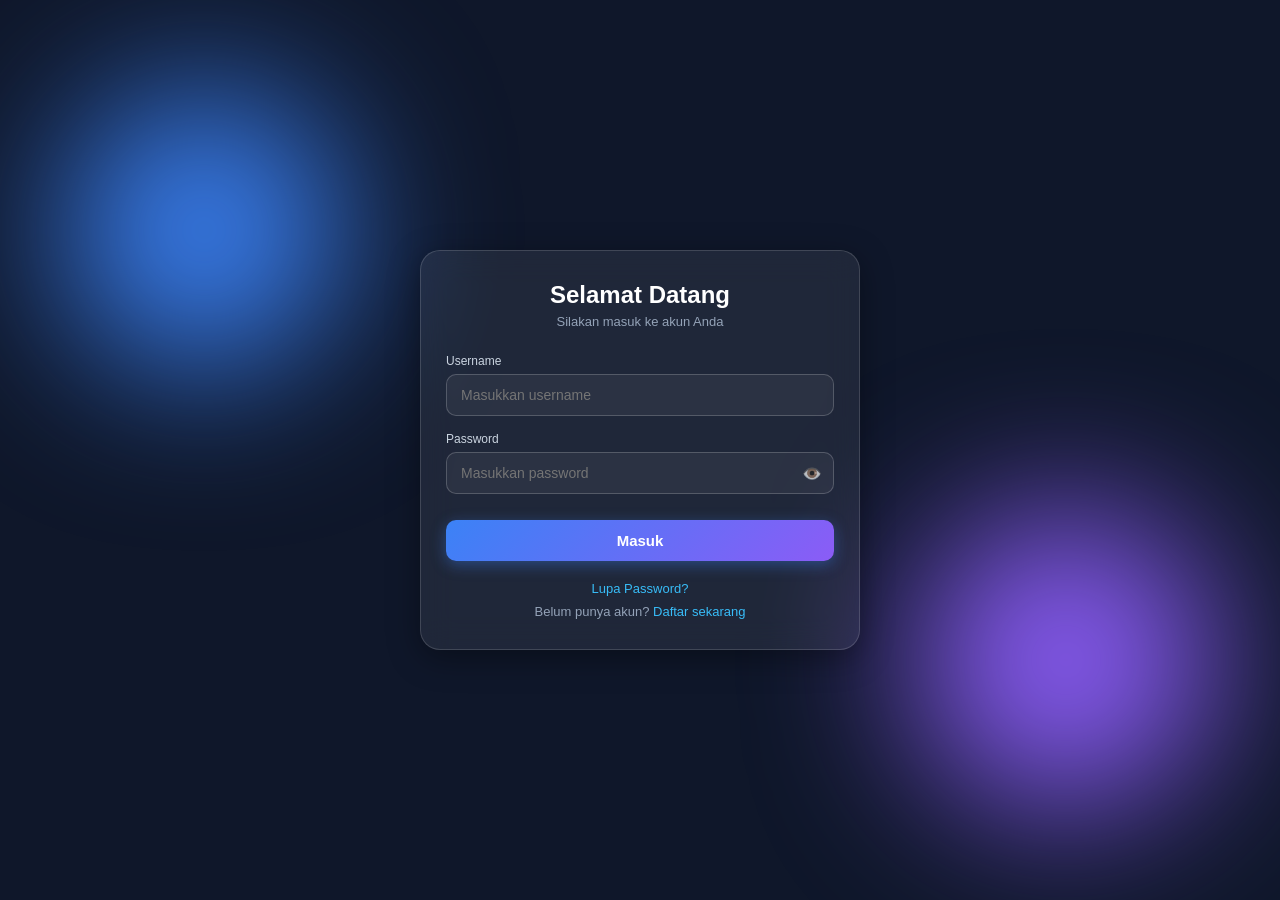
<file: index.html>
<!DOCTYPE html>
<html lang="id">
<head>
  <meta charset="UTF-8">
  <meta name="viewport" content="width=device-width, initial-scale=1.0">
  <title>Portal Pengguna</title>
  <link rel="stylesheet" href="StyleUser.css">
</head>
<body>

  <!-- Background Ornamen Glassmorphism -->
  <div class="circle circle-1"></div>
  <div class="circle circle-2"></div>

  <div class="container">
    
    <!-- ================= FORM LOGIN ================= -->
    <div class="glass-card" id="box-login">
      <h2>Selamat Datang</h2>
      <p class="subtitle">Silakan masuk ke akun Anda</p>

      <form id="form-login" onsubmit="handleLogin(event)">
        <div class="input-group">
          <label>Username</label>
          <input type="text" id="login-username" placeholder="Masukkan username" required autocomplete="off">
        </div>

        <div class="input-group">
          <label>Password</label>
          <div class="password-wrapper">
            <input type="password" id="login-password" placeholder="Masukkan password" required>
            <span class="toggle-eye" onclick="togglePassword('login-password', this)">👁️</span>
          </div>
        </div>

        <button type="submit" class="btn-glass">Masuk</button>
      </form>

      <div class="links">
        <a href="#" onclick="switchForm('lupa')">Lupa Password?</a>
        <p>Belum punya akun? <a href="#" onclick="switchForm('daftar')">Daftar sekarang</a></p>
      </div>
    </div>

    <!-- ================= FORM DAFTAR ================= -->
    <div class="glass-card hidden" id="box-daftar">
      <h2>Daftar Akun</h2>
      <p class="subtitle">Lengkapi data diri Anda</p>

      <form id="form-daftar" onsubmit="handleDaftar(event)">
        <div class="input-group">
          <label>Nama Lengkap</label>
          <input type="text" id="reg-fullname" placeholder="Nama sesuai KTP" required>
        </div>

        <div class="input-group">
          <label>Username</label>
          <input type="text" id="reg-username" placeholder="Username unik" required autocomplete="off">
        </div>

        <div class="input-group">
          <label>Email</label>
          <input type="email" id="reg-email" placeholder="contoh@email.com" required>
        </div>

        <div class="input-group">
          <label>Nomor HP</label>
          <input type="tel" id="reg-phone" placeholder="08xxxxxxxxxx" required>
        </div>

        <div class="input-group">
          <label>Password Baru</label>
          <div class="password-wrapper">
            <input type="password" id="reg-password" placeholder="Min. 8 karakter (A-z, 0-9, simbol)" oninput="validatePasswordRequirement()" required>
            <span class="toggle-eye" onclick="togglePassword('reg-password', this)">👁️</span>
          </div>
          <small class="password-hint" id="pass-hint">
            *Minimal 8 karakter: kombinasikan huruf besar, kecil, angka, dan simbol (? ! : ; + - &)
          </small>
        </div>

        <div class="input-group">
          <label>Konfirmasi Password</label>
          <div class="password-wrapper">
            <input type="password" id="reg-confirm-password" placeholder="Ulangi password baru" oninput="checkPasswordMatch()" required>
            <span class="toggle-eye" onclick="togglePassword('reg-confirm-password', this)">👁️</span>
          </div>
          <small class="password-hint" id="confirm-hint"></small>
        </div>

        <hr class="divider">
        <p class="section-title">Data Pemulihan / Keamanan</p>

        <div class="input-group">
          <label>Nama Ibu Kandung</label>
          <input type="text" id="reg-mother" placeholder="Nama ibu kandung" required>
        </div>

        <div class="input-group">
          <label>Nama Ayah Kandung</label>
          <input type="text" id="reg-father" placeholder="Nama ayah kandung" required>
        </div>

        <div class="input-group">
          <label>Tempat Lahir</label>
          <input type="text" id="reg-pob" placeholder="Kota kelahiran" required>
        </div>

        <button type="submit" class="btn-glass">Daftar Sekarang</button>
      </form>

      <div class="links">
        <p>Sudah punya akun? <a href="#" onclick="switchForm('login')">Masuk di sini</a></p>
      </div>
    </div>

    <!-- ================= FORM LUPA PASSWORD ================= -->
    <div class="glass-card hidden" id="box-lupa">
      <h2>Pemulihan Akun</h2>
      <p class="subtitle">Verifikasi data keamanan Anda</p>

      <div id="forget-step-1">
        <div class="input-group">
          <label>Username Anda</label>
          <input type="text" id="forget-username" placeholder="Masukkan username Anda">
        </div>
        <button type="button" class="btn-glass" onclick="verifyUserForReset()">Cari Akun</button>
      </div>

      <div id="forget-step-2" class="hidden">
        <div class="input-group">
          <label>Nama Ibu Kandung</label>
          <input type="text" id="forget-ans-mother" placeholder="Jawaban saat daftar">
        </div>
        <div class="input-group">
          <label>Password Baru</label>
          <div class="password-wrapper">
            <input type="password" id="forget-new-password" placeholder="Password baru (Min. 8 karakter)">
            <span class="toggle-eye" onclick="togglePassword('forget-new-password', this)">👁️</span>
          </div>
        </div>
        <button type="button" class="btn-glass" onclick="handleResetPassword()">Ubah Password</button>
      </div>

      <div class="links">
        <p><a href="#" onclick="switchForm('login')">Batal / Kembali ke Login</a></p>
      </div>
    </div>

  </div>

  <script src="Scriptuser.js"></script>
</body>
</html>
</file>
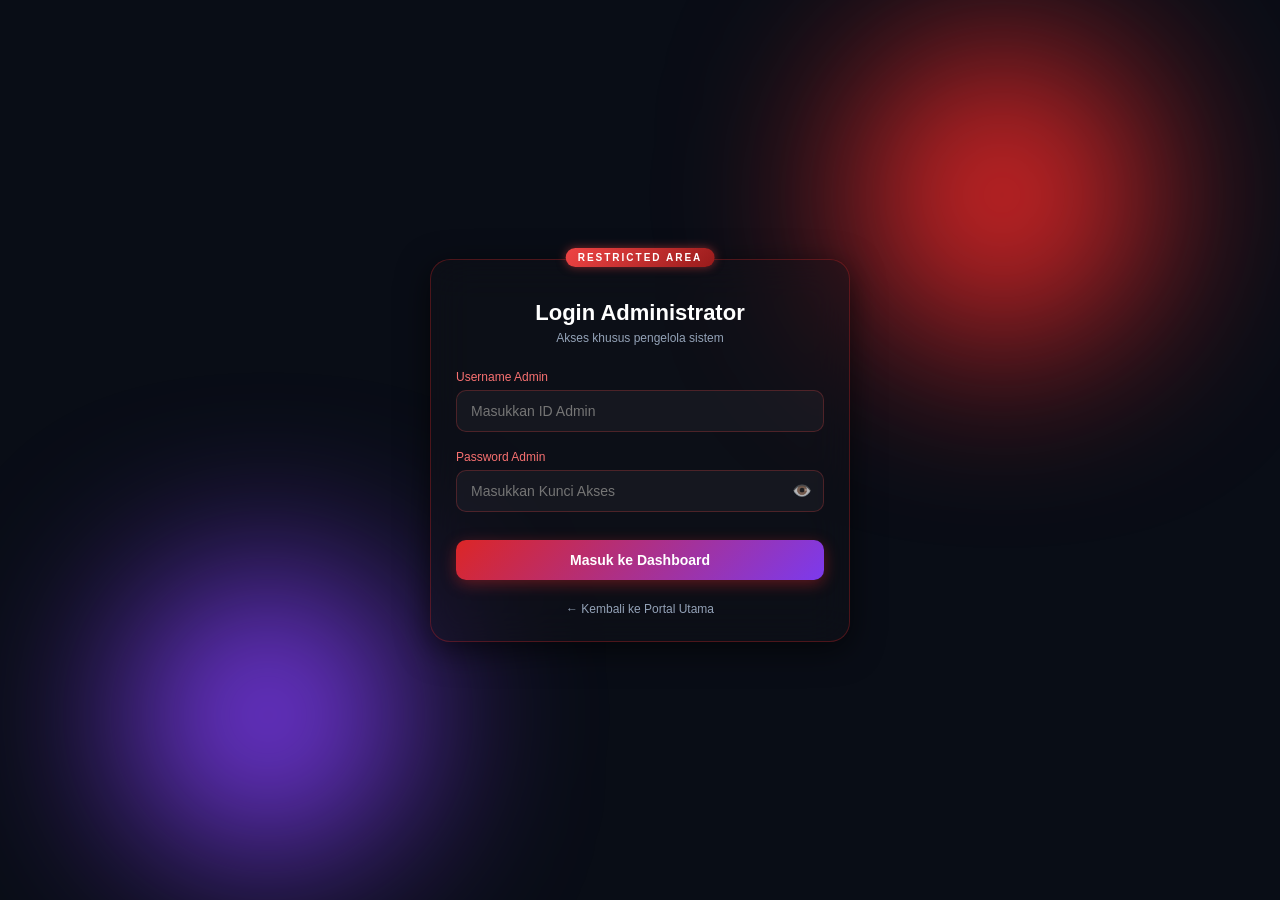
<file: LoginAdmin.html>
<!DOCTYPE html>
<html lang="id">
<head>
  <meta charset="UTF-8">
  <meta name="viewport" content="width=device-width, initial-scale=1.0">
  <title>Portal Khusus Admin</title>
  <link rel="stylesheet" href="Loginadmin.css">
</head>
<body>

  <!-- Ornamen Background Khusus Admin (Aksen Merah / Ungu Gelap) -->
  <div class="circle circle-admin-1"></div>
  <div class="circle circle-admin-2"></div>

  <div class="container">
    <div class="glass-card">
      <div class="admin-badge">RESTRICTED AREA</div>
      <h2>Login Administrator</h2>
      <p class="subtitle">Akses khusus pengelola sistem</p>

      <form id="form-admin-login" onsubmit="handleAdminLogin(event)">
        <div class="input-group">
          <label>Username Admin</label>
          <input type="text" id="admin-username" placeholder="Masukkan ID Admin" autocomplete="off" required>
        </div>

        <div class="input-group">
          <label>Password Admin</label>
          <div class="password-wrapper">
            <input type="password" id="admin-password" placeholder="Masukkan Kunci Akses" required>
            <span class="toggle-eye" onclick="togglePassword('admin-password', this)">👁️</span>
          </div>
        </div>

        <button type="submit" class="btn-admin-glass">Masuk ke Dashboard</button>
      </form>

      <div class="links">
        <a href="index.html">← Kembali ke Portal Utama</a>
      </div>
    </div>
  </div>

  <script src="Loginadmin.js"></script>
</body>
</html>
</file>
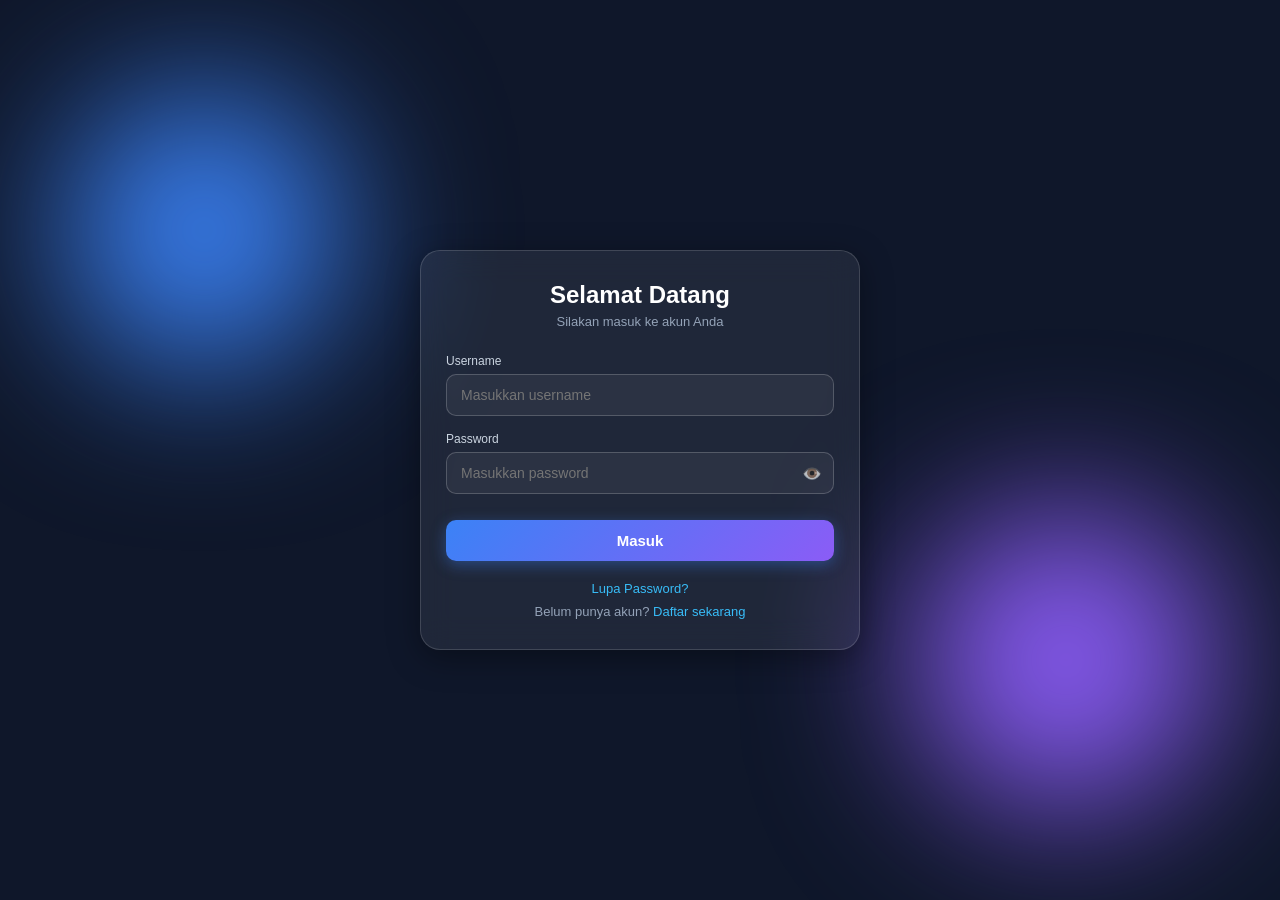
<file: user-dashboard.html>
<!DOCTYPE html>
<html lang="id">
<head>
  <meta charset="UTF-8">
  <meta name="viewport" content="width=device-width, initial-scale=1.0">
  <title>Tabungan Rakyat - Warga</title>
  <link rel="stylesheet" href="StyleUser.css">
  <style>
    /* UI/UX TWEAKS APP WARGA */
    body { padding: 0; margin: 0; background: #0f172a; color: #fff; overflow-x: hidden; }
    .app-container { padding: 20px 20px 90px; max-width: 500px; margin: 0 auto; min-height: 100vh; position: relative; z-index: 1; }
    
    /* Top Navigation */
    .top-nav { display: flex; justify-content: space-between; align-items: center; margin-bottom: 25px; background: rgba(255,255,255,0.05); padding: 12px 15px; border-radius: 16px; border: 1px solid rgba(255,255,255,0.1); backdrop-filter: blur(10px); }
    .brand-logo { font-size: 16px; font-weight: 700; color: #38bdf8; display: flex; align-items: center; gap: 8px; }
    .btn-burger { background: none; border: none; color: #fff; font-size: 24px; cursor: pointer; }
    
    /* Balance Card Premium */
    .balance-card { background: linear-gradient(135deg, #1e3a8a, #3b82f6); border-radius: 20px; padding: 25px; text-align: center; box-shadow: 0 10px 25px rgba(59,130,246,0.3); position: relative; overflow: hidden; margin-bottom: 20px; border: 1px solid rgba(255,255,255,0.2); }
    .balance-card::after { content: ''; position: absolute; top: -50px; right: -50px; width: 150px; height: 150px; background: rgba(255,255,255,0.1); border-radius: 50%; filter: blur(20px); }
    .balance-title { font-size: 13px; color: #cbd5e1; margin-bottom: 5px; }
    .balance-value { font-size: 34px; font-weight: 800; color: #fff; letter-spacing: 1px; margin-bottom: 15px; }
    
    /* Animated Banner */
    .banner-winner { background: linear-gradient(90deg, #f59e0b, #d97706); padding: 15px; border-radius: 16px; text-align: center; margin-bottom: 20px; animation: pulseGlow 2s infinite; box-shadow: 0 4px 15px rgba(245, 158, 11, 0.4); border: 1px solid #fbbf24; }
    @keyframes pulseGlow { 0% { box-shadow: 0 0 0 0 rgba(245,158,11,0.4); } 70% { box-shadow: 0 0 0 10px rgba(245,158,11,0); } 100% { box-shadow: 0 0 0 0 rgba(245,158,11,0); } }
    
    /* Bottom Navbar Modern */
    .bottom-bar { position: fixed; bottom: 0; left: 0; width: 100%; background: rgba(15,23,42,0.95); backdrop-filter: blur(20px); border-top: 1px solid rgba(255,255,255,0.1); display: flex; justify-content: space-around; padding: 12px 0; z-index: 100; padding-bottom: calc(12px + env(safe-area-inset-bottom)); }
    .nav-btn { background: none; border: none; color: #94a3b8; font-size: 11px; display: flex; flex-direction: column; align-items: center; gap: 5px; cursor: pointer; transition: 0.3s; width: 25%; }
    .nav-btn .icon { font-size: 20px; }
    .nav-btn.active { color: #38bdf8; }
    .nav-btn.active .icon { transform: translateY(-3px); }
    .nav-btn-center { background: linear-gradient(135deg, #38bdf8, #3b82f6); color: #fff; border-radius: 50%; width: 50px; height: 50px; display: flex; justify-content: center; align-items: center; transform: translateY(-20px); box-shadow: 0 5px 15px rgba(56,189,248,0.4); font-size: 24px; border: 4px solid #0f172a; }
    
    /* List Transaksi & Chat */
    .list-item { background: rgba(255,255,255,0.03); border: 1px solid rgba(255,255,255,0.1); border-radius: 12px; padding: 15px; margin-bottom: 10px; display: flex; justify-content: space-between; align-items: center; }
    .chat-container { height: 350px; overflow-y: auto; background: rgba(0,0,0,0.2); border-radius: 16px; padding: 15px; border: 1px solid rgba(255,255,255,0.1); margin-bottom: 15px; }
    .chat-bubble { padding: 10px 15px; border-radius: 15px; font-size: 13px; max-width: 80%; margin-bottom: 10px; line-height: 1.4; }
    .chat-me { background: #38bdf8; color: #000; margin-left: auto; border-bottom-right-radius: 0; }
    .chat-admin { background: #334155; color: #fff; border-bottom-left-radius: 0; }
    
    /* Sidebar Modal */
    .sidebar-menu { position: fixed; top: 0; left: -100%; width: 280px; height: 100vh; background: #0f172a; z-index: 200; transition: 0.3s; padding: 20px; border-right: 1px solid rgba(255,255,255,0.1); }
    .sidebar-menu.show { left: 0; }
    .sidebar-menu li { padding: 15px 0; border-bottom: 1px solid rgba(255,255,255,0.05); font-size: 14px; cursor: pointer; list-style: none; }
  </style>
</head>
<body>
  
  <div class="circle circle-1"></div><div class="circle circle-2"></div>

  <!-- Sidebar Overlay -->
  <div id="sidebar" class="sidebar-menu">
    <div style="display: flex; justify-content: space-between; align-items: center; margin-bottom: 20px;">
      <h3 style="color:#38bdf8; margin:0;">Menu Utama</h3>
      <button onclick="toggleSidebar()" class="btn-burger">✕</button>
    </div>
    <ul style="padding:0; margin:0;">
      <li onclick="alert('Fitur Profil Segera Hadir')">👤 Pengaturan Profil</li>
      <li onclick="alert('Fitur Keamanan Segera Hadir')">⚙️ Ubah Sandi</li>
      <li onclick="alert('Tabungan Rakyat v2.0')">ℹ️ Tentang Aplikasi</li>
      <li onclick="logoutUser()" style="color: #f87171;">🚪 Keluar / Logout</li>
    </ul>
  </div>

  <div class="app-container">
    
    <!-- TOP NAVIGATION -->
    <div class="top-nav">
      <div class="brand-logo"><span style="font-size: 20px;">🌱</span> Tabungan Rakyat</div>
      <button class="btn-burger" onclick="toggleSidebar()">☰</button>
    </div>

    <!-- BANNER PENGUMUMAN ARISAN -->
    <div id="banner-arisan" class="banner-winner hidden">
      <div style="font-size: 12px; color: rgba(255,255,255,0.9);">🎉 PEMENANG ARISAN MINGGU INI 🎉</div>
      <div id="winner-name" style="font-size: 18px; font-weight: 800; margin-top: 5px;">-</div>
    </div>

    <!-- KOTAK TEGURAN ADMIN -->
    <div id="box-warning" class="glass-card hidden" style="border-color: #ef4444; background: rgba(239,68,68,0.15); margin-bottom: 20px; color: #fca5a5;">
      ⚠️ <b>Teguran Bendahara:</b> <span id="text-warning"></span>
    </div>

    <!-- VIEW 1: BERANDA -->
    <div id="view-beranda" class="view-section">
      <div class="balance-card">
        <div class="balance-title">Total Tabungan Anda</div>
        <div class="balance-value" id="val-balance">Rp 0</div>
        <div style="font-size: 11px; color: #94a3b8;">Hai, <b id="val-fullname" style="color:#fff;">Warga</b>! Tetap semangat menabung!</div>
      </div>

      <div class="glass-card">
        <h3 style="font-size: 15px; margin-bottom: 15px; color: #38bdf8;">Riwayat Transaksi Terakhir</h3>
        <div id="list-history-tabungan"></div>
      </div>
    </div>

    <!-- VIEW 2: TRANSAKSI -->
    <div id="view-transaksi" class="view-section hidden">
      <div class="glass-card">
        <h2 style="margin-bottom: 5px;">Setor & Tarik Kas</h2>
        <p class="subtitle" style="margin-bottom: 20px;">Ajukan mutasi saldo ke Bendahara</p>
        
        <div class="input-group">
          <label>Jenis Transaksi</label>
          <select id="trx-type" style="width: 100%; padding: 12px; border-radius: 10px; background: rgba(255,255,255,0.05); color: #fff; border: 1px solid rgba(255,255,255,0.2);">
            <option value="Nabung" style="color:#000;">Nabung (Setor Uang)</option>
            <option value="Tarik" style="color:#000;">Tarik Saldo</option>
          </select>
        </div>
        <div class="input-group">
          <label>Nominal Rupiah</label>
          <input type="number" id="trx-amount" placeholder="Contoh: 50000" style="width: 100%; padding: 12px; border-radius: 10px; background: rgba(255,255,255,0.05); color: #fff; border: 1px solid rgba(255,255,255,0.2);" required>
        </div>
        <button onclick="submitTransaksi()" class="btn-glass" style="margin-top: 10px;">Ajukan ke Bendahara</button>
      </div>
    </div>

    <!-- VIEW 3: ARISAN -->
    <div id="view-arisan" class="view-section hidden">
      <div class="glass-card" style="text-align: center; padding: 30px 20px;">
        <span style="font-size: 40px;">🎟️</span>
        <h2 style="margin: 10px 0;">Arisan Warga</h2>
        <p style="font-size: 12px; color: #94a3b8;">Iuran rutin sebesar Rp 25.000</p>
        
        <button onclick="payArisanAuto()" class="btn-glass" style="background: linear-gradient(135deg, #10b981, #059669); font-size: 16px; padding: 15px; margin: 20px 0;">
          💳 Bayar Arisan (Rp 25.000)
        </button>
      </div>
      
      <div class="glass-card">
        <h3 style="font-size: 15px; color: #10b981; margin-bottom: 15px;">Riwayat Pembayaran Arisan</h3>
        <div id="list-history-arisan"></div>
      </div>
    </div>

    <!-- VIEW 4: CHAT ADMIN -->
    <div id="view-chat" class="view-section hidden">
      <div class="glass-card" style="padding: 15px;">
        <h3 style="margin-bottom: 15px; font-size: 16px;">Chat Bendahara</h3>
        <div class="chat-container" id="user-chat-box"></div>
        <div style="display: flex; gap: 10px;">
          <input type="text" id="chat-input" placeholder="Ketik pesan..." style="flex:1; border-radius: 12px; padding: 10px 15px; border: 1px solid rgba(255,255,255,0.2); background: rgba(255,255,255,0.05); color: #fff; outline:none;">
          <button onclick="sendChat()" style="background: #38bdf8; border: none; border-radius: 12px; padding: 0 20px; font-weight: bold; cursor: pointer;">Kirim</button>
        </div>
      </div>
    </div>

  </div>

  <!-- BOTTOM NAVIGATION -->
  <div class="bottom-bar">
    <button class="nav-btn active" onclick="switchNav('beranda', this)">
      <span class="icon">🏠</span><span>Beranda</span>
    </button>
    <button class="nav-btn" onclick="switchNav('arisan', this)">
      <span class="icon">🎟️</span><span>Arisan</span>
    </button>
    
    <!-- Tombol Tengah Transaksi -->
    <div style="width: 25%; display: flex; justify-content: center;">
      <button class="nav-btn-center" onclick="switchNav('transaksi', document.getElementById('nav-dummy'))">
        <span>+</span>
      </button>
      <div id="nav-dummy" class="nav-btn hidden"></div> <!-- Dummy trigger -->
    </div>
    
    <button class="nav-btn" onclick="switchNav('chat', this)">
      <span class="icon">💬</span><span>Chat</span>
    </button>
  </div>

  <script>
    // --- 1. INISIALISASI ---
    const session = JSON.parse(sessionStorage.getItem("loggedUser"));
    if (!session || session.role === "admin") { window.location.href = "index.html"; }

    const users = JSON.parse(localStorage.getItem("app_users")) || [];
    let currentUser = users.find(u => u.username === session.username) || session;

    // Set Data Dasar
    document.getElementById("val-fullname").innerText = currentUser.fullname || currentUser.username;
    document.getElementById("val-balance").innerText = new Intl.NumberFormat('id-ID', {style:'currency', currency:'IDR', maximumFractionDigits:0}).format(currentUser.balance || 0);

    // Cek Pemenang Arisan
    const winnerRNG = localStorage.getItem("app_arisan_winner");
    if(winnerRNG) {
      document.getElementById("winner-name").innerText = winnerRNG;
      document.getElementById("banner-arisan").classList.remove("hidden");
    }

    // Cek Teguran Admin
    if(currentUser.warning) {
      document.getElementById("text-warning").innerText = currentUser.warning;
      document.getElementById("box-warning").classList.remove("hidden");
    }

    // --- 2. NAVIGASI ---
    function toggleSidebar() { document.getElementById("sidebar").classList.toggle("show"); }
    function switchNav(viewName, btnEl) {
      document.querySelectorAll('.view-section').forEach(el => el.classList.add('hidden'));
      document.querySelectorAll('.nav-btn').forEach(btn => btn.classList.remove('active'));
      
      document.getElementById('view-' + viewName).classList.remove('hidden');
      if(btnEl) btnEl.classList.add('active');

      if(viewName === 'chat') renderChat();
    }

    // --- 3. TRANSAKSI (Nabung & Arisan) ---
    function submitTransaksi() {
      const type = document.getElementById("trx-type").value;
      const amount = parseInt(document.getElementById("trx-amount").value);
      if(!amount || amount <= 0) return alert("Nominal tidak valid!");
      pushTransaction(type, amount);
      document.getElementById("trx-amount").value = "";
    }

    function payArisanAuto() {
      if(currentUser.muted) return alert("Akun dibisukan Admin!");
      pushTransaction("Iuran Arisan", 25000);
    }

    function pushTransaction(type, amount) {
      let trxs = JSON.parse(localStorage.getItem("app_transactions")) || [];
      trxs.push({
        username: currentUser.username,
        type: type, amount: amount, status: "Pending",
        time: new Date().toLocaleDateString('id-ID') + " " + new Date().toLocaleTimeString([], {hour:'2-digit', minute:'2-digit'})
      });
      localStorage.setItem("app_transactions", JSON.stringify(trxs));
      alert(`Permintaan ${type} Rp${amount} diajukan ke Bendahara.`);
      renderHistory();
    }

    // --- 4. RENDER RIWAYAT ---
    function renderHistory() {
      const trxs = JSON.parse(localStorage.getItem("app_transactions")) || [];
      const myTrxs = trxs.filter(t => t.username === currentUser.username).reverse();
      
      const listTabungan = document.getElementById("list-history-tabungan");
      const listArisan = document.getElementById("list-history-arisan");
      listTabungan.innerHTML = ""; listArisan.innerHTML = "";

      let countTabungan = 0, countArisan = 0;

      myTrxs.forEach(t => {
        let color = t.status === 'Disetujui' ? '#4ade80' : (t.status === 'Ditolak' ? '#f87171' : '#f59e0b');
        let html = `
          <div class="list-item">
            <div>
              <div style="font-size: 13px; font-weight: 600;">${t.type}</div>
              <div style="font-size: 10px; color: #94a3b8;">${t.time}</div>
            </div>
            <div style="text-align: right;">
              <div style="font-size: 14px; font-weight: 700;">Rp${t.amount.toLocaleString('id-ID')}</div>
              <div style="font-size: 11px; color: ${color};">${t.status}</div>
            </div>
          </div>`;
        
        if(t.type === 'Iuran Arisan' && countArisan < 10) { listArisan.innerHTML += html; countArisan++; }
        else if (t.type !== 'Iuran Arisan' && countTabungan < 5) { listTabungan.innerHTML += html; countTabungan++; }
      });

      if(countTabungan===0) listTabungan.innerHTML = `<div style="font-size:12px; color:#94a3b8; text-align:center;">Belum ada mutasi tabungan.</div>`;
      if(countArisan===0) listArisan.innerHTML = `<div style="font-size:12px; color:#94a3b8; text-align:center;">Belum bayar arisan.</div>`;
    }

    // --- 5. FITUR CHAT ---
    function sendChat() {
      const input = document.getElementById("chat-input");
      if(!input.value.trim()) return;
      let chats = JSON.parse(localStorage.getItem("app_chats")) || [];
      chats.push({ username: currentUser.username, sender: "user", text: input.value.trim(), time: new Date().toLocaleTimeString() });
      localStorage.setItem("app_chats", JSON.stringify(chats));
      input.value = ""; renderChat();
    }

    function renderChat() {
      const chats = JSON.parse(localStorage.getItem("app_chats")) || [];
      const box = document.getElementById("user-chat-box");
      box.innerHTML = "";
      chats.filter(c => c.username === currentUser.username).forEach(c => {
        box.innerHTML += `<div class="chat-bubble ${c.sender === 'user' ? 'chat-me' : 'chat-admin'}">${c.text}</div>`;
      });
      box.scrollTop = box.scrollHeight;
    }

    function logoutUser() { sessionStorage.clear(); window.location.href="index.html"; }

    // Init Calls
    renderHistory();
  </script>
</body>
</html>
</file>
<file: StyleUser.css>
* {
  margin: 0;
  padding: 0;
  box-sizing: border-box;
  font-family: 'Poppins', sans-serif, system-ui;
}

body {
  min-height: 100vh;
  background: #0f172a;
  display: flex;
  justify-content: center;
  align-items: center;
  padding: 20px;
  overflow-x: hidden;
  position: relative;
}

/* Ornaments Background */
.circle {
  position: fixed;
  border-radius: 50%;
  filter: blur(80px);
  z-index: 0;
}

.circle-1 {
  width: 280px;
  height: 280px;
  background: #3b82f6;
  top: 10%;
  left: 5%;
}

.circle-2 {
  width: 300px;
  height: 300px;
  background: #8b5cf6;
  bottom: 10%;
  right: 5%;
}

.container {
  width: 100%;
  max-width: 440px;
  z-index: 1;
}

/* Glassmorphism Card */
.glass-card {
  background: rgba(255, 255, 255, 0.07);
  backdrop-filter: blur(16px);
  -webkit-backdrop-filter: blur(16px);
  border: 1px solid rgba(255, 255, 255, 0.15);
  border-radius: 20px;
  padding: 30px 25px;
  box-shadow: 0 8px 32px 0 rgba(0, 0, 0, 0.37);
  color: #fff;
}

.hidden {
  display: none !important;
}

h2 {
  font-size: 24px;
  font-weight: 600;
  text-align: center;
  margin-bottom: 5px;
}

.subtitle {
  font-size: 13px;
  color: #94a3b8;
  text-align: center;
  margin-bottom: 25px;
}

.section-title {
  font-size: 14px;
  font-weight: 600;
  color: #38bdf8;
  margin: 15px 0 10px;
}

.divider {
  border: none;
  height: 1px;
  background: rgba(255, 255, 255, 0.15);
  margin: 20px 0 10px;
}

.input-group {
  margin-bottom: 16px;
}

.input-group label {
  display: block;
  font-size: 12px;
  color: #cbd5e1;
  margin-bottom: 6px;
}

.input-group input {
  width: 100%;
  padding: 12px 14px;
  background: rgba(255, 255, 255, 0.05);
  border: 1px solid rgba(255, 255, 255, 0.2);
  border-radius: 10px;
  color: #fff;
  font-size: 14px;
  outline: none;
  transition: all 0.3s ease;
}

.input-group input:focus {
  border-color: #38bdf8;
  box-shadow: 0 0 8px rgba(56, 189, 248, 0.4);
  background: rgba(255, 255, 255, 0.1);
}

/* Password Wrapper Show/Hide */
.password-wrapper {
  position: relative;
  display: flex;
  align-items: center;
}

.password-wrapper input {
  padding-right: 40px;
}

.toggle-eye {
  position: absolute;
  right: 12px;
  cursor: pointer;
  user-select: none;
  font-size: 16px;
  opacity: 0.7;
}

.toggle-eye:hover {
  opacity: 1;
}

.password-hint {
  display: block;
  font-size: 11px;
  color: #94a3b8;
  margin-top: 5px;
  line-height: 1.3;
}

/* Button Glass Glow */
.btn-glass {
  width: 100%;
  padding: 12px;
  margin-top: 10px;
  background: linear-gradient(135deg, #3b82f6, #8b5cf6);
  border: none;
  border-radius: 10px;
  color: #fff;
  font-weight: 600;
  font-size: 15px;
  cursor: pointer;
  box-shadow: 0 4px 15px rgba(59, 130, 246, 0.4);
  transition: transform 0.2s ease, box-shadow 0.2s ease;
}

.btn-glass:hover {
  transform: translateY(-2px);
  box-shadow: 0 6px 20px rgba(59, 130, 246, 0.6);
}

.links {
  margin-top: 20px;
  text-align: center;
  font-size: 13px;
}

.links a {
  color: #38bdf8;
  text-decoration: none;
}

.links a:hover {
  text-decoration: underline;
}

.links p {
  margin-top: 8px;
  color: #94a3b8;
}
</file>
<file: Loginadmin.css>
* {
  margin: 0;
  padding: 0;
  box-sizing: border-box;
  font-family: 'Poppins', sans-serif, system-ui;
}

body {
  min-height: 100vh;
  background: #090d16;
  display: flex;
  justify-content: center;
  align-items: center;
  padding: 20px;
  overflow-x: hidden;
  position: relative;
}

/* Background Ornaments Khusus Admin (Warna Crimson & Violet) */
.circle {
  position: fixed;
  border-radius: 50%;
  filter: blur(90px);
  z-index: 0;
}

.circle-admin-1 {
  width: 300px;
  height: 300px;
  background: #dc2626; /* Merah Crimson */
  top: 5%;
  right: 10%;
}

.circle-admin-2 {
  width: 280px;
  height: 280px;
  background: #7c3aed; /* Ungu Violet */
  bottom: 5%;
  left: 10%;
}

.container {
  width: 100%;
  max-width: 420px;
  z-index: 1;
}

/* Glassmorphism Card dengan Border Merah Neon Transparan */
.glass-card {
  background: rgba(18, 18, 26, 0.45);
  backdrop-filter: blur(20px);
  -webkit-backdrop-filter: blur(20px);
  border: 1px solid rgba(220, 38, 38, 0.3);
  border-radius: 20px;
  padding: 35px 25px 25px;
  box-shadow: 0 8px 32px 0 rgba(0, 0, 0, 0.6);
  color: #fff;
  position: relative;
}

.admin-badge {
  position: absolute;
  top: -12px;
  left: 50%;
  transform: translateX(-50%);
  background: linear-gradient(135deg, #ef4444, #991b1b);
  color: #fff;
  font-size: 10px;
  font-weight: 700;
  letter-spacing: 2px;
  padding: 4px 12px;
  border-radius: 20px;
  box-shadow: 0 0 10px rgba(239, 68, 68, 0.5);
}

h2 {
  font-size: 22px;
  font-weight: 600;
  text-align: center;
  margin-top: 5px;
  margin-bottom: 5px;
}

.subtitle {
  font-size: 12px;
  color: #94a3b8;
  text-align: center;
  margin-bottom: 25px;
}

.input-group {
  margin-bottom: 18px;
}

.input-group label {
  display: block;
  font-size: 12px;
  color: #f87171;
  margin-bottom: 6px;
  font-weight: 500;
}

.input-group input {
  width: 100%;
  padding: 12px 14px;
  background: rgba(255, 255, 255, 0.04);
  border: 1px solid rgba(239, 68, 68, 0.25);
  border-radius: 10px;
  color: #fff;
  font-size: 14px;
  outline: none;
  transition: all 0.3s ease;
}

.input-group input:focus {
  border-color: #ef4444;
  box-shadow: 0 0 10px rgba(239, 68, 68, 0.4);
  background: rgba(255, 255, 255, 0.08);
}

/* Wrapper Password Show/Hide */
.password-wrapper {
  position: relative;
  display: flex;
  align-items: center;
}

.password-wrapper input {
  padding-right: 40px;
}

.toggle-eye {
  position: absolute;
  right: 12px;
  cursor: pointer;
  user-select: none;
  font-size: 16px;
  opacity: 0.7;
}

.toggle-eye:hover {
  opacity: 1;
}

/* Tombol Merah/Gradasi Admin */
.btn-admin-glass {
  width: 100%;
  padding: 12px;
  margin-top: 10px;
  background: linear-gradient(135deg, #dc2626, #7c3aed);
  border: none;
  border-radius: 10px;
  color: #fff;
  font-weight: 600;
  font-size: 14px;
  cursor: pointer;
  box-shadow: 0 4px 15px rgba(220, 38, 38, 0.4);
  transition: transform 0.2s ease, box-shadow 0.2s ease;
}

.btn-admin-glass:hover {
  transform: translateY(-2px);
  box-shadow: 0 6px 20px rgba(220, 38, 38, 0.6);
}

.links {
  margin-top: 22px;
  text-align: center;
  font-size: 12px;
}

.links a {
  color: #94a3b8;
  text-decoration: none;
  transition: color 0.2s;
}

.links a:hover {
  color: #f87171;
}
</file>
